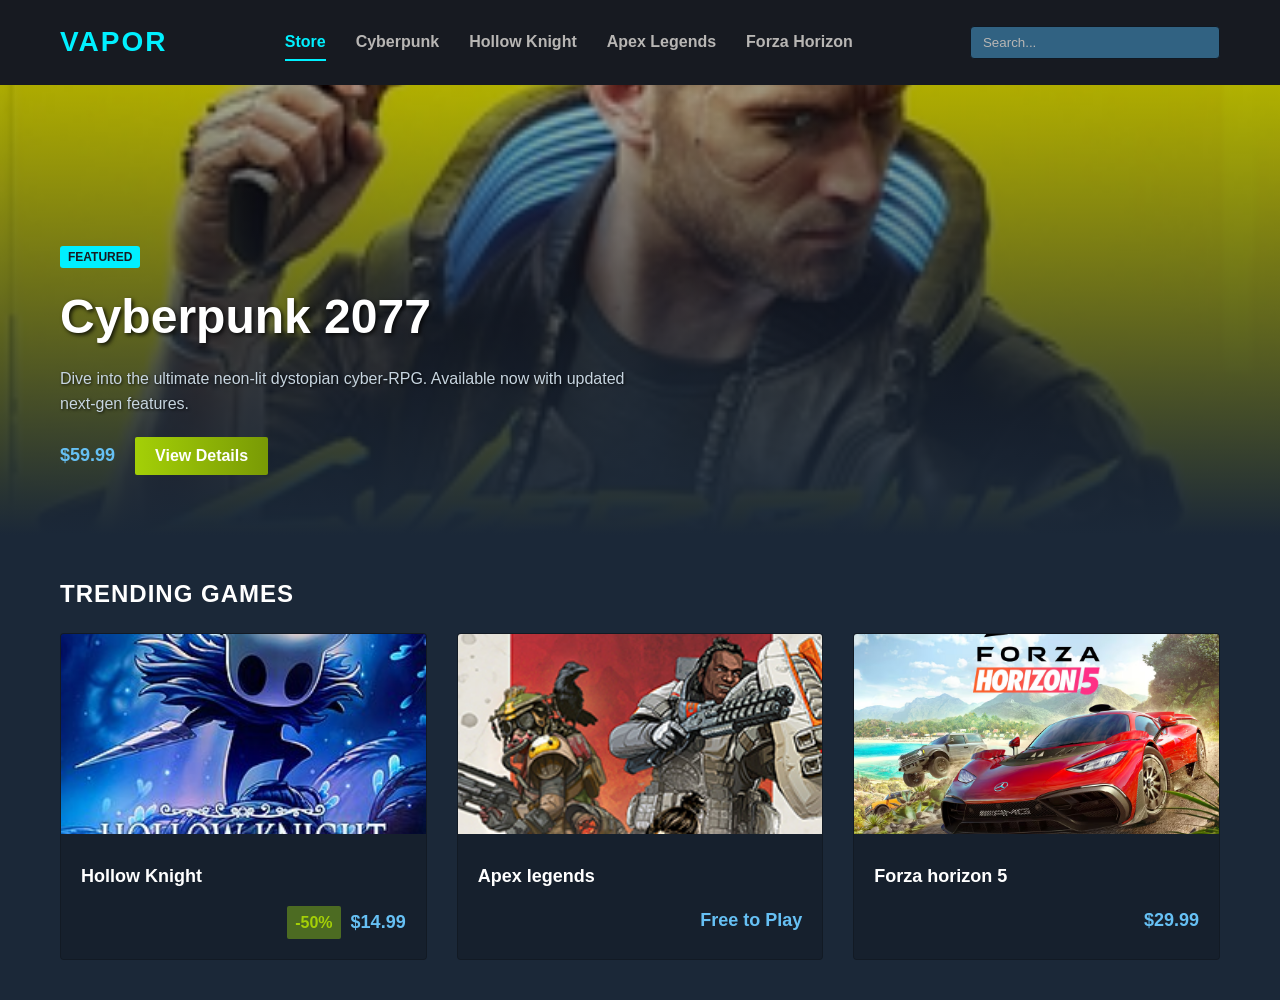
<file: page-1/index.html>
<!DOCTYPE html>
<html lang="en">
<head>
    <meta charset="UTF-8">
    <meta name="viewport" content="width=device-width, initial-scale=1.0">
    <title>Vapor Games</title>
    <link rel="stylesheet" href="style.css">
</head>
<body>
    <header>
        <div class="navbar">
            <div class="logo" onclick="window.location.href='index.html'">VAPOR</div>
            <nav>
                <a href="index.html" class="active">Store</a>
                <a href="index2.html">Cyberpunk</a>
                <a href="index3.html">Hollow Knight</a>
                <a href="index4.html">Apex Legends</a>
                <a href="index5.html">Forza Horizon</a>
            </nav>
            <div class="search-bar">
                <input type="text" id="storeSearch" placeholder="Search..." onkeyup="searchGames()">
                <div id="searchResults" class="search-dropdown"></div>
            </div>
        </div>
    </header>
    <section class="hero-section" style="background-image: linear-gradient(rgba(0,0,0,0.3), #1b2838), url('cyberpunk 2077.jpg');" onclick="window.location.href='index2.html'">
        <div class="hero-content">
            <span class="tag">FEATURED</span>
            <h1>Cyberpunk 2077</h1>
            <p>Dive into the ultimate neon-lit dystopian cyber-RPG. Available now with updated next-gen features.</p>
            <div class="price-row">
                <span class="price">$59.99</span>
                <button class="btn-buy">View Details</button>
            </div>
        </div>
    </section>
    <main class="store-container">
        <h2>Trending Games</h2>
        <div class="game-grid">
            <div class="game-card" onclick="window.location.href='index3.html'">
                <img src="hollow knight.jpg" alt="Hollow Knight" class="card-img">
                <div class="card-info">
                    <h3>Hollow Knight</h3>
                    <div class="card-footer">
                        <span class="discount">-50%</span>
                        <span class="price">$14.99</span>
                    </div>
                </div>
            </div>
            <div class="game-card" onclick="window.location.href='index4.html'">
                <img src="apex legends.jpg" alt="Apex Legends" class="card-img">
                <div class="card-info">
                    <h3>Apex legends</h3>
                    <div class="card-footer">
                        <span class="price">Free to Play</span>
                    </div>
                </div>
            </div>
            <div class="game-card" onclick="window.location.href='index5.html'">
                <img src="forza horizons.avif" alt="Forza Horizon 5" class="card-img">
                <div class="card-info">
                    <h3>Forza horizon 5</h3>
                    <div class="card-footer">
                        <span class="price">$29.99</span>
                    </div>
                </div>
            </div>
        </div>
    </main>
    <script src="script.js"></script>
</body>
</html>
</file>
<file: page-1/style.css>
* {
    margin: 0;
    padding: 0;
    box-sizing: border-box;
}
body {
    background-color: #1b2838;
    color: #c7d5e0;
    font-family: Arial, sans-serif;
    line-height: 1.6;
}
header {
    background-color: #171a21;
    padding: 20px 0;
    position: sticky;
    top: 0;
    z-index: 100;
}
.navbar {
    max-width: 1200px;
    margin: 0 auto;
    display: flex;
    justify-content: space-between;
    align-items: center;
    padding: 0 20px;
}
.logo {
    color: #00f0ff;
    font-size: 28px;
    font-weight: bold;
    letter-spacing: 2px;
    cursor: pointer;
    animation: vaporGlow 3s infinite alternate;
}
@keyframes vaporGlow {
    0% {
        text-shadow: 0 0 5px rgba(0, 240, 255, 0.5);
    }
    100% {
        text-shadow: 0 0 20px rgba(0, 240, 255, 1), 0 0 30px rgba(0, 240, 255, 0.8);
    }
}
nav {
    display: flex;
    gap: 30px;
}
nav a {
    color: #b8b6b4;
    text-decoration: none;
    font-size: 16px;
    font-weight: bold;
    padding: 5px 0;
    transition: color 0.3s ease;
}
nav a:hover, nav a.active {
    color: #00f0ff;
    border-bottom: 2px solid #00f0ff;
}
.search-bar {
    position: relative;
    width: 250px;
}
.search-bar input {
    width: 100%;
    padding: 8px 12px;
    background-color: #316282;
    border: 1px solid #101822;
    border-radius: 4px;
    color: #fff;
    outline: none;
}
.search-bar input::placeholder {
    color: #b8b6b4;
}
.search-dropdown {
    position: absolute;
    top: 100%;
    left: 0;
    width: 100%;
    background-color: #171a21;
    border: 1px solid #316282;
    border-top: none;
    border-radius: 0 0 4px 4px;
    max-height: 250px;
    overflow-y: auto;
    display: none;
    z-index: 200;
}
.search-item {
    padding: 12px;
    color: #fff;
    cursor: pointer;
    transition: background-color 0.2s, color 0.2s;
}
.search-item:hover {
    background-color: #316282;
    color: #00f0ff;
}
.hero-section {
    height: 450px;
    background-size: cover;
    background-position: center;
    display: flex;
    align-items: flex-end;
    padding: 60px;
    cursor: pointer;
    position: relative;
}
.hero-content {
    max-width: 600px;
    z-index: 2;
}
.tag {
    background-color: #00f0ff;
    color: #171a21;
    padding: 4px 8px;
    font-weight: bold;
    font-size: 12px;
    border-radius: 3px;
}
.hero-content h1 {
    font-size: 48px;
    color: #fff;
    margin: 10px 0;
    text-shadow: 2px 2px 4px rgba(0,0,0,0.8);
}
.hero-content p {
    color: #c7d5e0;
    margin-bottom: 20px;
    text-shadow: 1px 1px 3px rgba(0,0,0,0.8);
}
.price-row {
    display: flex;
    align-items: center;
    gap: 20px;
}
.store-container, .game-page-container {
    max-width: 1200px;
    margin: 0 auto;
    padding: 40px 20px;
}
h2 {
    color: #fff;
    font-size: 24px;
    margin-bottom: 20px;
    text-transform: uppercase;
    letter-spacing: 1px;
}
.game-grid {
    display: grid;
    grid-template-columns: repeat(auto-fill, minmax(300px, 1fr));
    gap: 30px;
}
.game-card {
    background-color: #16202d;
    border-radius: 4px;
    overflow: hidden;
    cursor: pointer;
    transition: transform 0.3s ease, box-shadow 0.3s ease;
    border: 1px solid rgba(0,0,0,0.2);
}
.game-card:hover {
    transform: translateY(-5px);
    box-shadow: 0 10px 20px rgba(0, 240, 255, 0.15);
    border-color: #00f0ff;
}
.card-img {
    width: 100%;
    height: 200px;
    object-fit: cover;
}
.card-info {
    padding: 20px;
}
.card-info h3 {
    color: #fff;
    font-size: 18px;
    margin-bottom: 15px;
}
.card-footer {
    display: flex;
    justify-content: flex-end;
    align-items: center;
    gap: 10px;
}
.discount {
    background-color: #4c6b22;
    color: #a4d007;
    padding: 4px 8px;
    font-weight: bold;
    border-radius: 2px;
}
.price {
    color: #66c0f4;
    font-weight: bold;
    font-size: 18px;
}
.btn-buy {
    background: linear-gradient(to right, #a4d007, #799a05);
    color: #fff;
    border: none;
    padding: 10px 20px;
    font-size: 16px;
    font-weight: bold;
    border-radius: 2px;
    cursor: pointer;
    transition: background 0.2s;
}
.btn-buy:hover {
    background: linear-gradient(to right, #b5e61d, #8eb506);
}
.game-page-container h1 {
    color: #fff;
    font-size: 36px;
    margin-bottom: 30px;
}
.media-layout {
    display: flex;
    gap: 40px;
    align-items: flex-start;
}
.video-container {
    flex: 2;
    background-color: #000;
    border-radius: 4px;
    overflow: hidden;
    line-height: 0;
    box-shadow: 0 4px 15px rgba(0,0,0,0.5);
}
.video-container video {
    width: 100%;
    height: auto;
}
.side-panel {
    flex: 1;
    background-color: #16202d;
    padding: 30px;
    border-radius: 4px;
    box-shadow: 0 4px 15px rgba(0,0,0,0.3);
}
.side-panel img {
    width: 100%;
    height: 180px;
    object-fit: cover;
    border-radius: 2px;
    margin-bottom: 20px;
}
.side-panel p {
    color: #acb2b8;
    font-size: 15px;
    margin-bottom: 30px;
}
.purchase-box {
    display: flex;
    justify-content: space-between;
    align-items: center;
    background-color: #101822;
    padding: 15px 20px;
    border-radius: 4px;
}
@media (max-width: 900px) {
    .media-layout {
        flex-direction: column;
    }
    .navbar {
        flex-direction: column;
        gap: 15px;
    }
    .search-bar {
        width: 100%;
    }
}
</file>
